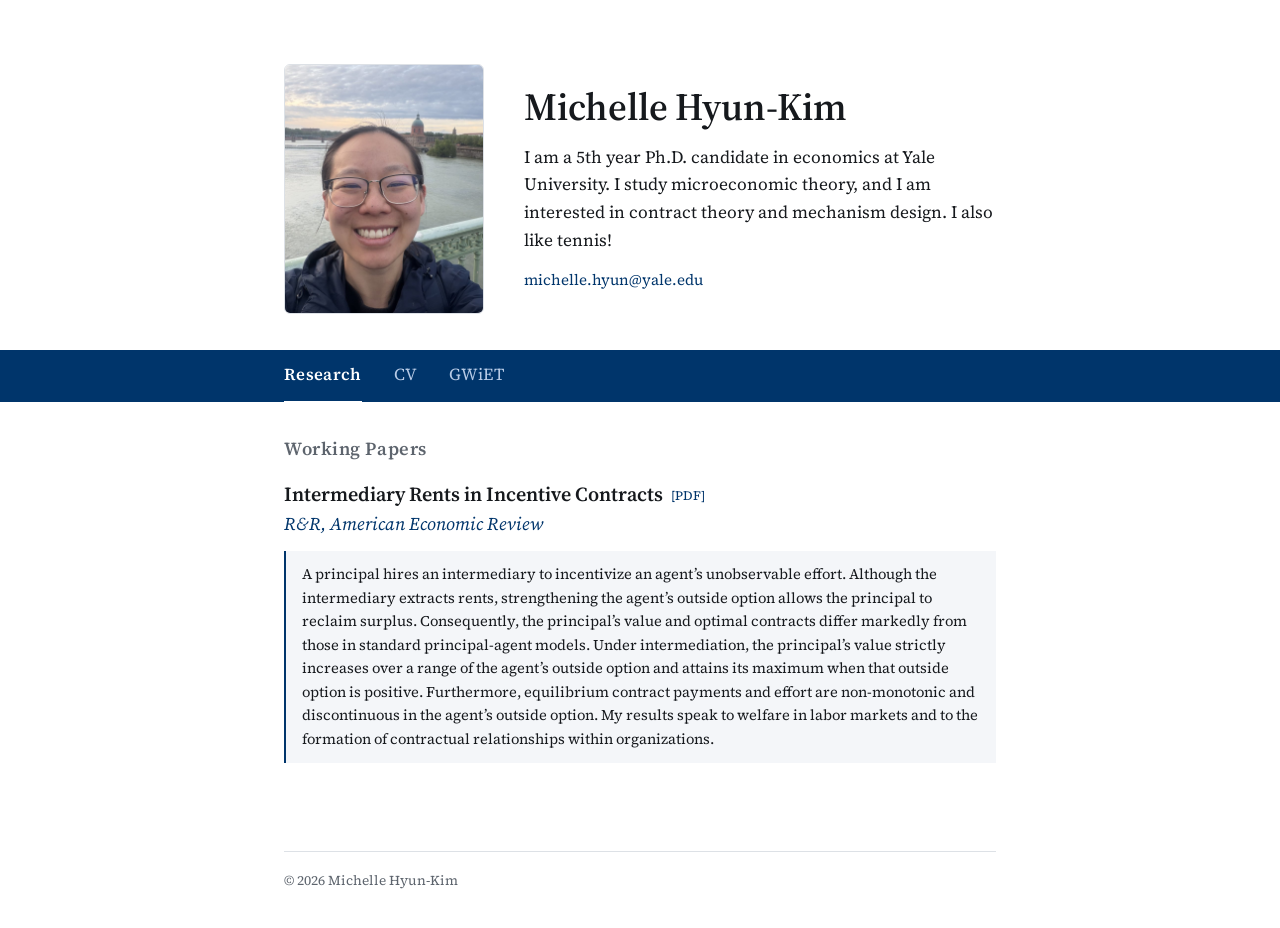
<file: index.html>
<!doctype html>
<html lang="en">
<head>
  <meta charset="utf-8">
  <meta name="viewport" content="width=device-width, initial-scale=1">
  <title>Michelle Hyun-Kim | Economics, Yale University</title>
  <meta name="description" content="Michelle Hyun-Kim (Michelle Hyun) is a Ph.D. candidate in economic theory at Yale University working on contract theory and mechanism design.">
  <meta name="author" content="Michelle Hyun-Kim">
  <link rel="canonical" href="https://mhyun-kim.github.io/">
  <meta property="og:type" content="profile">
  <meta property="og:url" content="https://mhyun-kim.github.io/">
  <meta property="og:title" content="Michelle Hyun-Kim | Economics, Yale University">
  <meta property="og:description" content="Ph.D. candidate in economic theory at Yale University. Contract theory and mechanism design.">
  <meta property="og:image" content="https://mhyun-kim.github.io/assets/michelle.jpg">
  <!-- Paste the Google Search Console verification tag here, if you use that method -->
  <script type="application/ld+json">
  {
    "@context": "https://schema.org",
    "@type": "Person",
    "name": "Michelle Hyun-Kim",
    "alternateName": ["Michelle Hyun", "Michelle HyunKim"],
    "url": "https://mhyun-kim.github.io/",
    "image": "https://mhyun-kim.github.io/assets/michelle.jpg",
    "email": "mailto:michelle.hyun@yale.edu",
    "jobTitle": "Ph.D. Candidate in Economics",
    "affiliation": { "@type": "CollegeOrUniversity", "name": "Yale University" },
    "alumniOf": [
      { "@type": "CollegeOrUniversity", "name": "Yale University" },
      { "@type": "CollegeOrUniversity", "name": "California Institute of Technology" }
    ],
    "knowsAbout": ["Contract theory", "Mechanism design", "Microeconomic theory"]
  }
  </script>
  <link rel="preconnect" href="https://fonts.googleapis.com">
  <link rel="preconnect" href="https://fonts.gstatic.com" crossorigin>
  <link href="https://fonts.googleapis.com/css2?family=Source+Serif+4:ital,opsz,wght@0,8..60,400;0,8..60,600;1,8..60,400&display=swap" rel="stylesheet">
  <link rel="stylesheet" href="style.css">
</head>
<body>

  <!-- ============ TOP PANEL ============ -->
  <header class="top">
    <div class="wrap">
      <img class="photo" src="assets/michelle.jpg" alt="Photo of Michelle Hyun-Kim" width="200" height="250">
      <div class="text">
        <h1>Michelle <span style="white-space:nowrap">Hyun-Kim</span></h1>
        <p class="blurb">
          I am a 5th year Ph.D. candidate in economics at Yale University. I study microeconomic theory,
          and I am interested in contract theory and mechanism design. I also like tennis!
        </p>
        <p class="contact"><a href="mailto:michelle.hyun@yale.edu">michelle.hyun@yale.edu</a></p>
      </div>
    </div>
  </header>

  <!-- ============ TABS ============ -->
  <nav class="tabs">
    <div class="wrap" role="tablist" aria-label="Sections">
      <button class="tab" role="tab" id="tab-research" aria-controls="research-panel" aria-selected="true">Research</button>
      <button class="tab" role="tab" id="tab-cv" aria-controls="cv-panel" aria-selected="false">CV</button>
      <button class="tab" role="tab" id="tab-gwiet" aria-controls="gwiet-panel" aria-selected="false">GWiET</button>
    </div>
  </nav>

  <main class="wrap">

    <!-- ============ RESEARCH ============ -->
    <section class="panel" id="research-panel" role="tabpanel" aria-labelledby="tab-research">
      <h2>Working Papers</h2>

      <!-- To add a paper, copy this <article> block and edit it -->
      <article class="paper">
        <p class="paper-title"><a href="files/Hyun-Kim_Intermediary_Rents.pdf">Intermediary Rents in Incentive Contracts</a> <a class="pdf" href="files/Hyun-Kim_Intermediary_Rents.pdf">[PDF]</a></p>
        <p class="status">R&amp;R, <span>American Economic Review</span></p>
        <div class="abstract">
          <p>
            A principal hires an intermediary to incentivize an agent’s unobservable
          effort. Although the intermediary extracts rents, strengthening the agent’s outside option allows
          the principal to reclaim surplus. Consequently, the principal’s value and optimal contracts differ
          markedly from those in standard principal-agent models. Under intermediation, the principal’s
          value strictly increases over a range of the agent’s outside option and attains its maximum when
          that outside option is positive. Furthermore, equilibrium contract payments and effort are
          non-monotonic and discontinuous in the agent’s outside option. My results speak to welfare in
          labor markets and to the formation of contractual relationships within organizations.
          </p>
        </div>
      </article>
    </section>

    <!-- ============ CV ============ -->
    <section class="panel" id="cv-panel" role="tabpanel" aria-labelledby="tab-cv" hidden>
      <p class="cv-links">
        <a href="files/Michelle_HyunKim_CV.pdf" download>Download CV (PDF)</a> ·
        <a href="files/Michelle_HyunKim_CV.pdf" target="_blank" rel="noopener">Open in new tab</a>
      </p>
      <!-- To update: replace files/Michelle_HyunKim_CV.pdf with the new version (same file name) -->
      <!-- The embedded viewer is hidden on phones, where PDF embeds work poorly; the links above still work -->
      <iframe class="cv-frame" src="files/Michelle_HyunKim_CV.pdf" title="Curriculum Vitae of Michelle Hyun-Kim" loading="lazy"></iframe>
    </section>

    <!-- ============ GWiET ============ -->
    <section class="panel" id="gwiet-panel" role="tabpanel" aria-labelledby="tab-gwiet" hidden>
      <p>
        In 2026, I co-organized the Graduate Women in Economic Theory (GWiET) Conference with Anna Merotto and <a href="https://natachaspitzer.github.io/" target="_blank" rel="noopener">Natacha Spitzer</a>. 
        See the details <a href="https://cowles.yale.edu/gwiet2026" target="_blank" rel="noopener">[here]</a>!
      </p>
    </section>

    <footer>&copy; <span id="year">2026</span> Michelle Hyun-Kim</footer>
  </main>

  <script>
    /* Tabs: also work with links like yoursite/#cv or yoursite/#gwiet */
    (function () {
      var tabs = document.querySelectorAll(".tab");
      function show(id, push) {
        tabs.forEach(function (t) {
          var on = t.getAttribute("aria-controls") === id + "-panel";
          t.setAttribute("aria-selected", on);
          document.getElementById(t.getAttribute("aria-controls")).hidden = !on;
        });
        if (push) history.replaceState(null, "", "#" + id);
      }
      tabs.forEach(function (t) {
        t.addEventListener("click", function () { show(t.getAttribute("aria-controls").replace("-panel", ""), true); });
      });
      var start = location.hash.slice(1);
      var ids = ["research", "cv", "gwiet"];
      if (ids.indexOf(start) > -1) show(start, false);
      window.addEventListener("hashchange", function () {
        var h = location.hash.slice(1);
        if (ids.indexOf(h) > -1) show(h, false);
      });
      document.getElementById("year").textContent = new Date().getFullYear();
    })();
  </script>
</body>
</html>
</file>
<file: style.css>
/* Michelle Hyun-Kim: personal site
   Colors and fonts are set in :root below. */
:root {
  --paper: #ffffff;
  --ink: #16191d;
  --muted: #5d646d;
  --rule: #dde1e6;
  --accent: #00356b;        /* deep blue */
  --accent-hover: #00244a;
  --soft: #f4f6f9;
  --serif: "Source Serif 4", Georgia, serif;
  --width: 760px;
}
@media (prefers-color-scheme: dark) {
  :root {
    --paper: #0f1216;
    --ink: #e8eaed;
    --muted: #9aa3ae;
    --rule: #2a3039;
    --accent: #9fbfe9;
    --accent-hover: #c8dbf5;
    --soft: #171b21;
  }
}
* { box-sizing: border-box; }
body {
  margin: 0; background: var(--paper); color: var(--ink);
  font-family: var(--serif); font-size: 18px; line-height: 1.6;
}
a { color: var(--accent); text-decoration: none; }
a:hover { color: var(--accent-hover); text-decoration: underline; }
.wrap { max-width: var(--width); margin: 0 auto; padding: 0 24px; }

/* ---------- top panel ---------- */
.top { padding: 64px 0 36px; }
.top .wrap { display: grid; grid-template-columns: 200px 1fr; gap: 40px; align-items: center; }
.photo { width: 200px; height: auto; aspect-ratio: 4 / 5; object-fit: cover; border-radius: 6px; border: 1px solid var(--rule); display: block; }
h1 { font-size: 2.4rem; font-weight: 600; line-height: 1.15; margin: 0 0 14px; letter-spacing: -0.005em; }
.blurb { margin: 0 0 14px; font-size: 1.08rem; }
.contact { margin: 0; font-size: .95rem; color: var(--muted); }
@media (max-width: 600px) {
  .top { padding: 36px 0 24px; }
  .top .wrap { grid-template-columns: 120px 1fr; gap: 20px; align-items: start; }
  .photo { width: 120px; }
  h1 { font-size: 1.7rem; margin-bottom: 0; }
  .text { display: contents; }
  .blurb, .contact { grid-column: 1 / -1; }
  h1 { align-self: center; }
}

/* ---------- tabs ---------- */
.tabs { border-bottom: 1px solid var(--rule); }
.tabs .wrap { display: flex; gap: 32px; }
.tab {
  font: inherit; font-size: 1.05rem; background: none; border: 0; cursor: pointer;
  padding: 10px 0; margin-bottom: -1px; color: var(--muted);
  border-bottom: 2px solid transparent; letter-spacing: .02em;
}
.tab:hover { color: var(--ink); }
.tab[aria-selected="true"] { color: var(--ink); border-bottom-color: var(--accent); font-weight: 600; }
.tab:focus-visible { outline: 2px solid var(--accent); outline-offset: 4px; }

.panel { padding: 32px 0 56px; }
.panel[hidden] { display: none; }

/* ---------- research ---------- */
h2 { font-size: 1.15rem; font-weight: 600; margin: 0 0 18px; color: var(--muted); letter-spacing: .03em; }
.paper { margin-bottom: 32px; }
.paper-title { font-size: 1.25rem; font-weight: 600; margin: 0 0 2px; line-height: 1.35; }
.paper-title a { color: var(--ink); }
.paper-title a:hover { color: var(--accent); }
.status { margin: 0 0 12px; font-style: italic; color: var(--accent); }
.paper-title .pdf { font-size: .8rem; font-weight: 400; color: var(--accent); margin-left: 4px; vertical-align: 1px; }
/* Abstract (always shown, slightly smaller than body text) */
.abstract p { margin: 0; padding: 12px 16px; font-size: .92rem; line-height: 1.6; background: var(--soft); border-left: 2px solid var(--accent); color: var(--ink); }
.links { margin-top: 10px; font-size: .95rem; }

/* ---------- CV ---------- */
.cv-links { margin: 0 0 16px; }
@media (max-width: 700px) { .cv-frame { display: none !important; } }
.cv-frame { width: 100%; height: 85vh; min-height: 560px; border: 1px solid var(--rule); background: var(--soft); display: block; }

/* ---------- blue tab bar ---------- */
.tabs { background: #00356b; border-bottom: 0; }
.tab { color: #b7cbe6; padding: 12px 0; }
.tab:hover { color: #fff; }
.tab[aria-selected="true"] { color: #fff; border-bottom-color: #fff; }
@media (prefers-color-scheme: dark) { .tabs { background: #12294a; } }

footer { border-top: 1px solid var(--rule); padding: 18px 0 36px; color: var(--muted); font-size: .85rem; }

@media print { .tabs, .cv-frame { display: none; } .panel[hidden] { display: block; } .abstract p { display: block; } }
</file>
